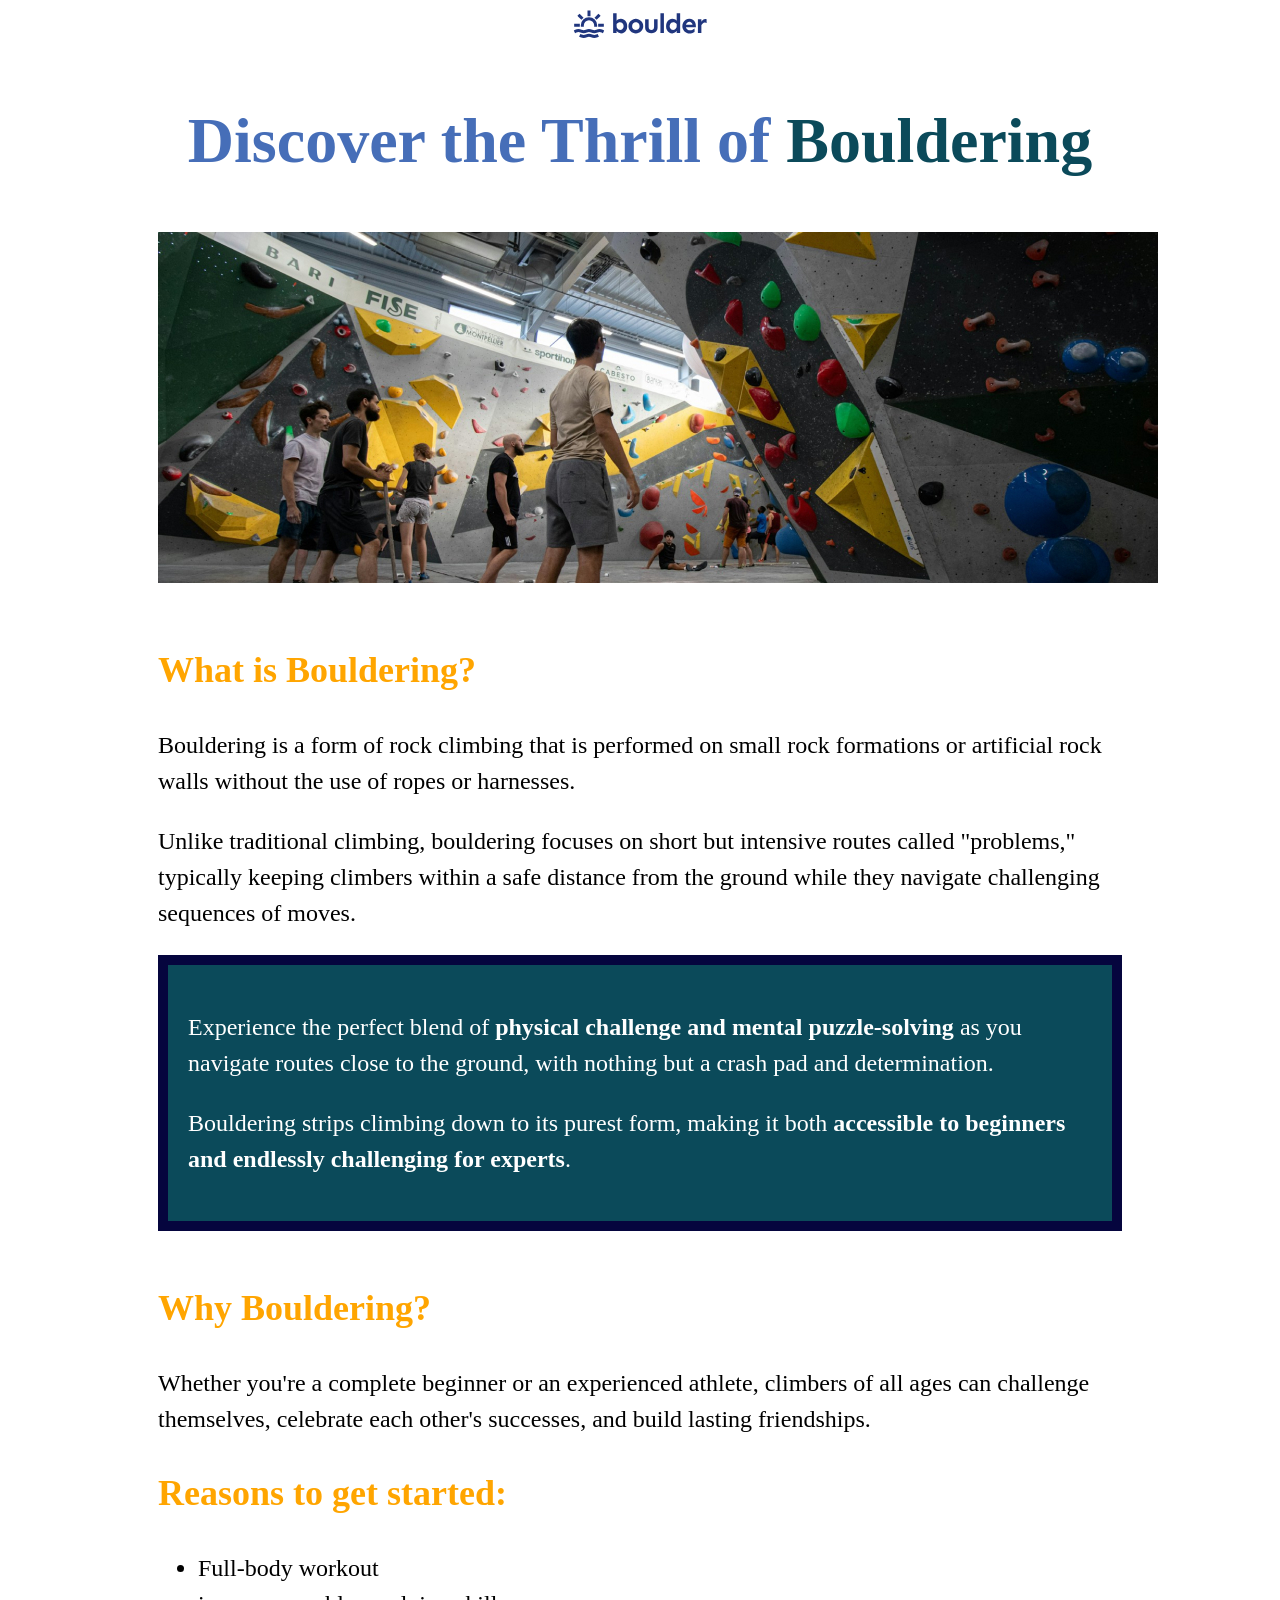
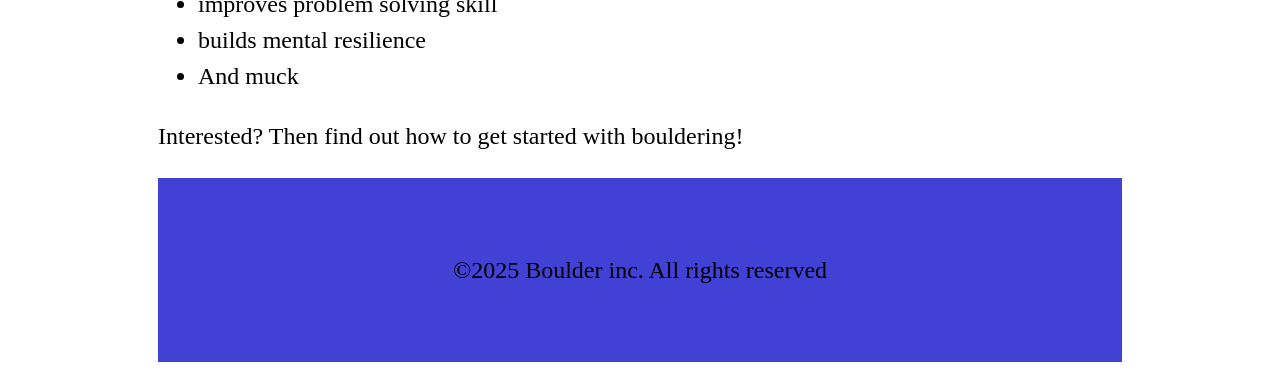
<file: my-learning-file/index.html>
<!DOCTYPE html>
<html lang="en">
<head>
    <meta charset="UTF-8">
    <meta name="viewport" content="width=device-width, initial-scale=1.0">
    <title>My website</title>
    <link rel="stylesheet" href="style.css">

</head>


<body>

    <header>
        <img src="photos/logo.svg">
    </header>

    <main>
  
        <h1>Discover the Thrill of <span> Bouldering</span></h1>
        <div class="second-image">
            <img src="photos/bouldering-gym.jpg">
        </div>

        <section>
            <h2>What is Bouldering? </h2>
            <p>Bouldering is a form of rock climbing that is performed on small rock formations or artificial rock walls without the use of ropes or harnesses.</p>
            <p>Unlike traditional climbing, bouldering focuses on short but intensive routes called "problems," typically keeping climbers within a safe distance from the ground while they navigate challenging sequences of moves.</p>
            <div class="bluish-box">
                <p>Experience the perfect blend of <strong>physical challenge and mental puzzle-solving</strong>  as you navigate routes close to the ground, with nothing but a crash pad and determination.</p> <p>Bouldering strips climbing down to its purest form, making it both <strong>accessible to beginners and endlessly challenging for experts</strong>.</p>
            </div>
        </section> 
            <h2>Why Bouldering?</h2>
            <p>Whether you're a complete beginner or an experienced athlete, climbers of all ages can challenge themselves, celebrate each other's successes, and build lasting friendships.</p>
       
            <h2>Reasons to get started: </h2>
            <ul>
                <li>Full-body workout</li>
                <li>improves problem solving skill</li>
                <li>builds mental resilience</li>
                <li>And muck </li>
            </ul>

        

    </main>

    <p>Interested? Then find out how to get started with bouldering!</p>


<footer>
    <p>©2025 Boulder inc. All rights reserved</p>
</footer>
    
</body>
</html>
</file>
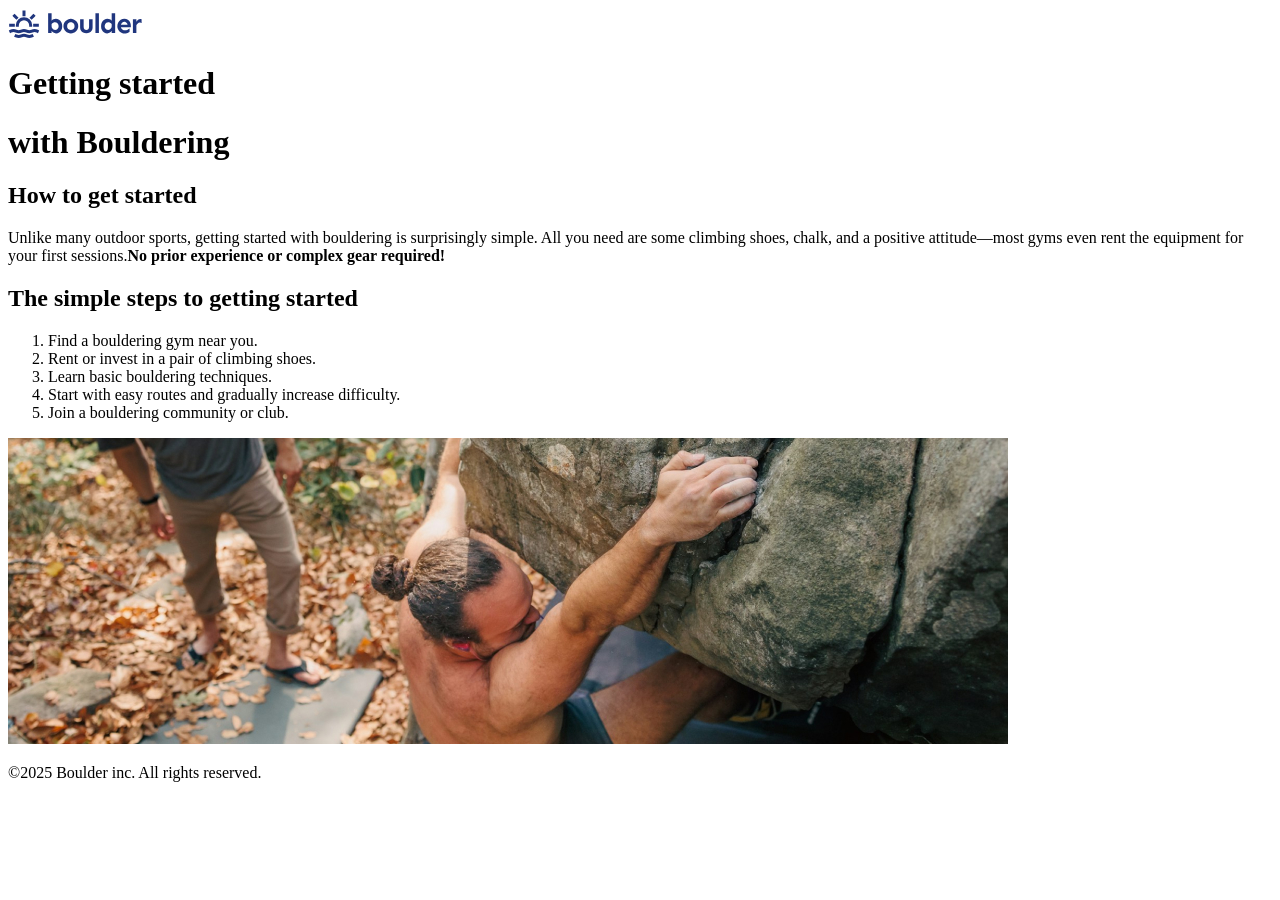
<file: my-learning-file/getting-started.html>
<!DOCTYPE html>
<html lang="en">
<head>
    <meta charset="UTF-8">
    <meta name="viewport" content="width=device-width, initial-scale=1.0">
    <title>My second website</title>
</head>
<body>
    <header>
        <img src="photos/logo.svg">
    </header>

    <main>
        <h1>Getting started</h1>
        <h1>with Bouldering</h1>

        <section>
            <h2>How to get started</h2>
            <p>Unlike many outdoor sports, getting started with
                 bouldering is surprisingly simple. All you need
                  are some climbing shoes, chalk, and a positive 
                  attitude—most gyms even rent the equipment for
                   your first sessions.<strong>No prior experience or complex 
                   gear required!</strong> </p>
        </section>

        <section>
            <h1>The simple steps to getting started</h1>
            <ol>
                <li>Find a bouldering gym near you.</li>
                <li>Rent or invest in a pair of climbing shoes.</li>
                <li>Learn basic bouldering techniques.</li>
                <li>Start with easy routes and gradually increase difficulty.</li>
                <li>Join a bouldering community or club.</li>
            </ol>
            <img src="photos/getting-started-outdoors.jpg">
        </section>

        <footer>
            <p>©2025 Boulder inc. All rights reserved.</p>
        </footer>
    </main>

    

    
</body>
</html>
</file>
<file: my-learning-file/style.css>
body{
    font-size: 1.5rem;
    line-height: 1.5;
    padding: 0px 150px;
}

header{
    text-align: center;
} 
span{
    color: #0b4a5a;
}

.second-image{
    text-align: center;
}

h1{
    text-align: center;
    color: rgb(70, 110, 184);
    font-size: 4rem;
}

.bluish-box{
    background-color: #0b4a5a;
    color: white;
    padding: 20px;
    border: 10px solid rgb(5, 5, 62);
}

h2{
    color: orange;
}

section{
    margin-block: 50px;
}


footer{
    background-color: rgb(65, 65, 213);
    padding-block: 50px;
    text-align: center;
}
</file>
